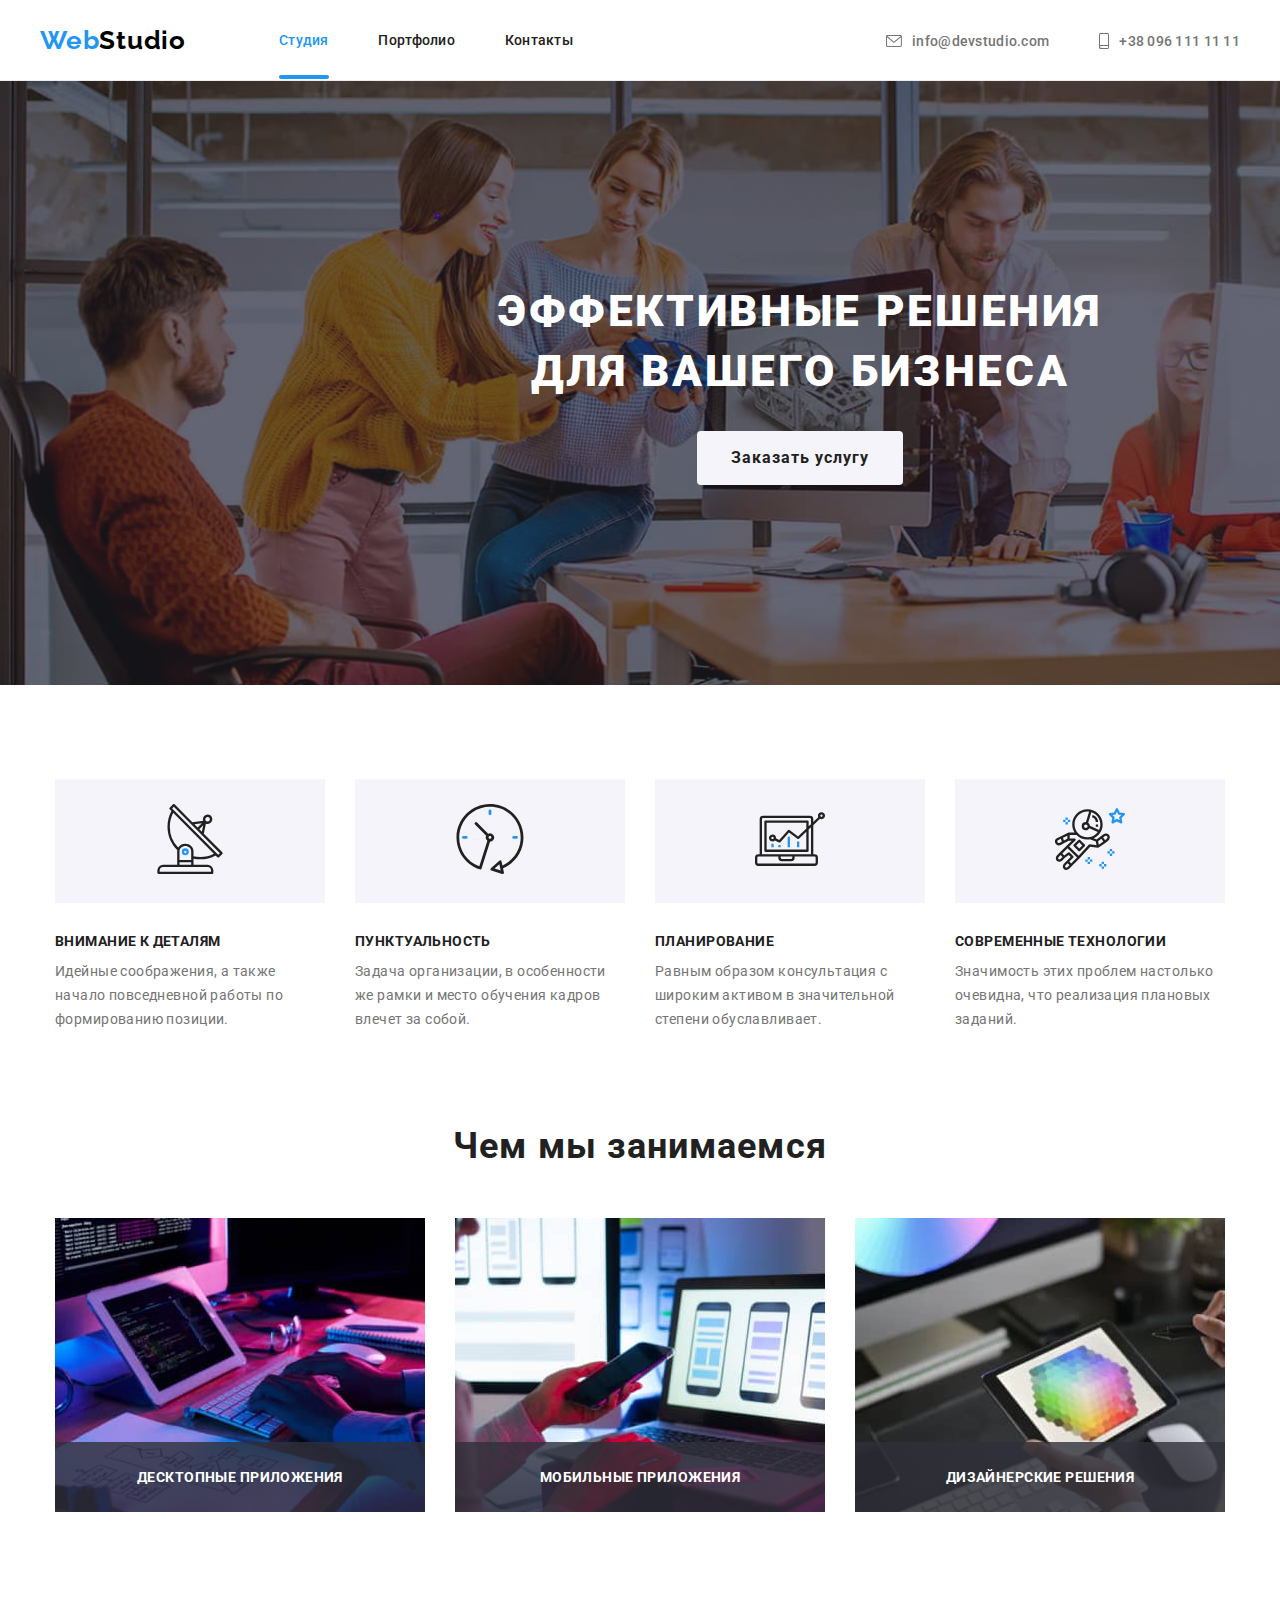
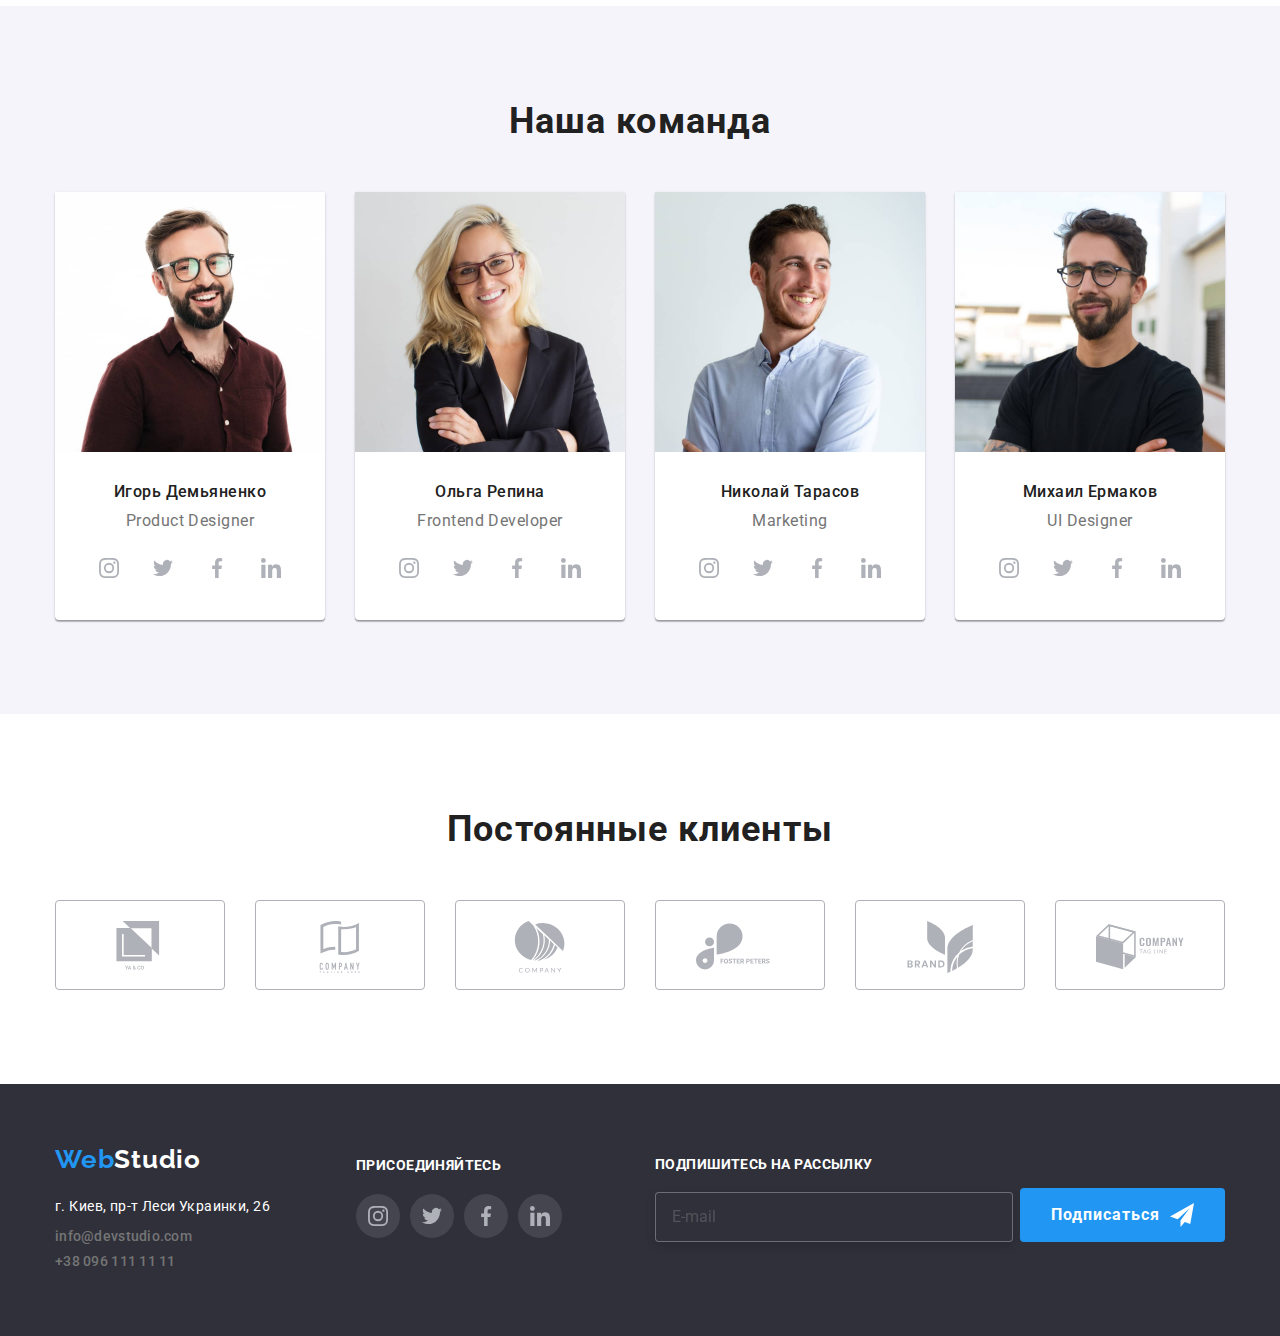
<file: index.html>
<!DOCTYPE html>
<html lang="ru">

<head>
  <meta charset="UTF-8" />
  <meta name="viewport" content="width=device-width, initial-scale=1.0" />
  <title>Вэб-студия</title>

  <!-- <link rel="stylesheet" href="./css/modern-normalize.min.css" /> -->
  <link rel="stylesheet" href="https://cdnjs.cloudflare.com/ajax/libs/modern-normalize/1.0.0/modern-normalize.min.css">
  <link rel="preconnect" href="https://fonts.gstatic.com" />
  <link href="https://fonts.googleapis.com/css2?family=Raleway:wght@700&family=Roboto:wght@400;500;700;900&display=swap"
    rel="stylesheet" />
  <link rel="stylesheet" href="./css/main.min.css" />
</head>
<!--target="_blank" rel="nofollow noreferrer"-->

<body>
  <header class="header">
    <div class="container">
      <nav class="navigation">

        <a class="link" lang="en" href="index.html" aria-label="Логотип">
          <span class="logo part1">Web</span><span class="logo part2">Studio</span>
        </a>

        <ul class="site-nav list">
          <li>
            <a class="link is-current" href="index.html">Студия</a>
          </li>
          <li>
            <a class="link" href="portfolio.html">Портфолио</a>
          </li>
          <li>
            <a class="link" href="#">Контакты</a>
          </li>
        </ul>

      </nav>
      <address>
        <a class="email link" lang="en" href="mailto:info@devstudio.com">
          <svg class="envelope" width="16" height="12">
            <use href="./images/sprite.svg#envelope"></use>
          </svg>
          info@devstudio.com
        </a>
        <a class="phone link" href="+380961111111">
          <svg class="smartphone" width="10" height="16">
            <use href="./images/sprite.svg#smartphone"></use>
          </svg>
          +38 096 111 11 11
        </a>
      </address>
    </div>
  </header>

  <main>
    <section class="hero">
      <div class="container">
        <h1 class="hero-title">
          Эффективные решения <br />для вашего бизнеса
        </h1>
        <button type="button" class="button" data-modal-open>
          Заказать услугу
        </button>
      </div>
    </section>
                  <!----- Достоинства ----->
    <section class="vertu">
      <h2 class="invisible">Достоинства</h2>

      <div class="container">
        <ul class="vertu-list list">
          <li class="vertu-item">
            <div class="icon-place">
              <svg class="icon">
                <use href="./images/sprite.svg#antenna"></use>
              </svg>
            </div>
            <h3 class="vertu-header">Внимание к деталям</h3>
            <p class="vertu-text">
              Идейные соображения, а также начало повседневной работы по
              формированию позиции.
            </p>
          </li>
          <li class="vertu-item">
            <div class="icon-place">
              <svg class="icon">
                <use href="./images/sprite.svg#clock"></use>
              </svg>
            </div>
            <h3 class="vertu-header">Пунктуальность</h3>
            <p class="vertu-text">
              Задача организации, в особенности же рамки и место обучения
              кадров влечет за собой.
            </p>
          </li>
          <li class="vertu-item">
            <div class="icon-place">
              <svg class="icon">
                <use href="./images/sprite.svg#diagram"></use>
              </svg>
            </div>
            <h3 class="vertu-header">Планирование</h3>
            <p class="vertu-text">
              Равным образом консультация с широким активом в значительной
              степени обуславливает.
            </p>
          </li>
          <li class="vertu-item">
            <div class="icon-place">
              <svg class="icon">
                <use href="./images/sprite.svg#astronaut"></use>
              </svg>
            </div>
            <h3 class="vertu-header">Современные технологии</h3>
            <p class="vertu-text">
              Значимость этих проблем настолько очевидна, что реализация
              плановых заданий.
            </p>
          </li>
        </ul>
      </div>
    </section>
                      <!----- Направления деятельности ----->
    <section class="direction">
      <div class="container">
        <h2 class="direction-title">Чем мы занимаемся</h2>
        <ul class="direction-list list">
          <li class="thumb">
            <img src="images/box-1.jpg" alt="Программист за работой" width="370" height="294" />
            <p class="moir-content">Десктопные приложения</p>
          </li>
          <li class="thumb">
            <img src="images/box-2.jpg" alt="Дизайнер за работой" width="370" height="294" />
            <p class="moir-content">Мобильные приложения</p>
          </li>
          <li class="thumb">
            <img src="images/box-3.jpg" alt="Дизайнер выбирает колор" width="370" height="294" />
            <p class="moir-content">Дизайнерские решения</p>
          </li>
        </ul>
      </div>
    </section>
                          <!----- Команда ----->
    <section class="team">
      <div class="container">
        <h2 class="team-header">Наша команда</h2>
        <ul class="team-list list">
          <li class="team-item">
            <img src="images/img-1.jpg" alt="Игорь" width="270" height="260" />
            <h3 class="team-name">Игорь Демьяненко</h3>
            <p class="team-spec">Product Designer</p>
            <ul class="soc-links list">
              <li  >
                <a class="soc-list-link" href="https://www.instagram.com" target="_blank" rel="nofollow noreferrer">
                  <svg class="soc-icon">
                    <use href="./images/sprite.svg#instagram1"></use>
                  </svg>
                </a>
              </li>
              <li >
                <a class="soc-list-link" href="https://twitter.com" target="_blank" rel="nofollow noreferrer">
                  <svg class="soc-icon">
                    <use href="./images/sprite.svg#twitter1"></use>
                  </svg>
                </a>
              </li>
              <li >
                <a class="soc-list-link" href="https://www.facebook.com" target="_blank" rel="nofollow noreferrer">
                  <svg class="soc-icon">
                    <use href="./images/sprite.svg#facebook1"></use>
                  </svg>
                </a>
              </li>
              <li >
                <a class="soc-list-link" href="https://www.linkedin.com" target="_blank" rel="nofollow noreferrer">
                  <svg class="soc-icon">
                    <use href="./images/sprite.svg#linkedin1"></use>
                  </svg>
                </a>
              </li>
            </ul>
          </li>
          <li class="team-item">
            <img src="images/img-2.jpg" alt="Ольга" width="270" height="260" />
            <h3 class="team-name">Ольга Репина</h3>
            <p class="team-spec">Frontend Developer</p>
            <ul class="soc-links list">
              <li >
                <a class="soc-list-link" href="https://www.instagram.com" target="_blank" rel="nofollow noreferrer">
                  <svg class="soc-icon">
                    <use href="./images/sprite.svg#instagram1"></use>
                  </svg>
                </a>
              </li>
              <li >
                <a class="soc-list-link" href="https://twitter.com" target="_blank">
                  <svg class="soc-icon">
                    <use href="./images/sprite.svg#twitter1"></use>
                  </svg>
                </a>
              </li>
              <li >
                <a class="soc-list-link" href="https://www.facebook.com" target="_blank" rel="nofollow noreferrer">
                  <svg class="soc-icon">
                    <use href="./images/sprite.svg#facebook1"></use>
                  </svg>
                </a>
              </li>
              <li >
                <a class="soc-list-link" href="https://www.linkedin.com" target="_blank" rel="nofollow noreferrer">
                  <svg class="soc-icon">
                    <use href="./images/sprite.svg#linkedin1"></use>
                  </svg>
                </a>
              </li>
            </ul>
          </li>
          <li class="team-item">
            <img src="images/img-3.jpg" alt="Николай" width="270" height="260" />
            <h3 class="team-name">Николай Тарасов</h3>
            <p class="team-spec">Marketing</p>
            <ul class="soc-links list">
              <li >
                <a class="soc-list-link" href="https://www.instagram.com" target="_blank" rel="nofollow noreferrer">
                  <svg class="soc-icon">
                    <use href="./images/sprite.svg#instagram1"></use>
                  </svg>
                </a>
              </li>
              <li >
                <a class="soc-list-link" href="https://twitter.com" target="_blank" rel="nofollow noreferrer">
                  <svg class="soc-icon">
                    <use href="./images/sprite.svg#twitter1"></use>
                  </svg>
                </a>
              </li>
              <li >
                <a class="soc-list-link" href="https://www.facebook.com" target="_blank" rel="nofollow noreferrer">
                  <svg class="soc-icon">
                    <use href="./images/sprite.svg#facebook1"></use>
                  </svg>
                </a>
              </li>
              <li >
                <a class="soc-list-link" href="https://www.linkedin.com" target="_blank" rel="nofollow noreferrer">
                  <svg class="soc-icon">
                    <use href="./images/sprite.svg#linkedin1"></use>
                  </svg>
                </a>
              </li>
            </ul>
          </li>
          <li class="team-item">
            <img src="images/img-4.jpg" alt="Михаил" width="270" height="260" />
            <h3 class="team-name">Михаил Ермаков</h3>
            <p class="team-spec">UI Designer</p>
            <ul class="soc-links list">
              <li >
                <a class="soc-list-link" href="https://www.instagram.com" target="_blank" rel="nofollow noreferrer">
                  <svg class="soc-icon">
                    <use href="./images/sprite.svg#instagram1"></use>
                  </svg>
                </a>
              </li>
              <li >
                <a class="soc-list-link" href="https://twitter.com" target="_blank" rel="nofollow noreferrer">
                  <svg class="soc-icon">
                    <use href="./images/sprite.svg#twitter1"></use>
                  </svg>
                </a>
              </li>
              <li >
                <a class="soc-list-link" href="https://www.facebook.com" target="_blank" rel="nofollow noreferrer">
                  <svg class="soc-icon">
                    <use href="./images/sprite.svg#facebook1"></use>
                  </svg>
                </a>
              </li>
              <li >
                <a class="soc-list-link" href="https://www.linkedin.com" target="_blank" rel="nofollow noreferrer">
                  <svg class="soc-icon">
                    <use href="./images/sprite.svg#linkedin1"></use>
                  </svg>
                </a>
              </li>
            </ul>
          </li>
        </ul>
      </div>
    </section>
                        <!--Постоянные клиенты-->
    <section class="clients">
      <div class="container">
        <h2 class="clients-header">Постоянные клиенты</h2>
        <ul class="clients-list">
          <li>
            <a class="client-link" href="/"><!-- 44x49 -->
              <svg class="client-icon">
                <use href="./images/sprite.svg#logo1"></use>
              </svg>
            </a>
          </li>
          <li>
            <a class="client-link" href="/"><!-- 40x52 -->
              <svg class="client-icon">
                <use href="./images/sprite.svg#logo2"></use>
              </svg>
            </a>
          </li>
          <li>
            <a class="client-link" href="/"><!-- 41x43 -->
              <svg class="client-icon">
                <use href="./images/sprite.svg#logo3"></use>
              </svg>
            </a>
          </li>
          <li>
            <a class="client-link" href="/"><!-- 80x42 -->
              <svg class="client-icon">
                <use href="./images/sprite.svg#logo4"></use>
              </svg>
            </a>
          </li>
          <li>
            <a class="client-link" href="/"><!-- 59x47 -->
              <svg class="client-icon">
                <use href="./images/sprite.svg#logo5"></use>
              </svg>
            </a>
          </li>
          <li>
            <a class="client-link" href="/"><!-- 88x45 -->
              <svg class="client-icon">
                <use href="./images/sprite.svg#logo6"></use>
              </svg>
            </a>
          </li>
        </ul>
      </div>
    </section>
  </main>

  <footer class="footer">
    <div class="container">
      <div>
        <div>
          <span class="logo part1">Web</span><span class="logo part2">Studio</span>
        </div>

        <address>
          <ul class="list">
            <li class="address-item">
              <a class="map-address link" href="https://goo.gl/maps/LiFf5QtH2XgNbK3g6" target="_blank"
                rel="nofollow noreferrer">
                г. Киев, пр-т Леси Украинки, 26
              </a>
            </li>
            <li class="address-item">
              <a class="email link" lang="en" href="mailto:info@devstudio.com">
                info@devstudio.com
              </a>
            </li>
            <li class="address-item">
              <a class="phone link" href="+380961111111">+38 096 111 11 11</a>
            </li>
          </ul>
        </address>
      </div>
      <!-- Присоединяйтесь -->
      <div class="join-box">
        <span class="join-header">присоединяйтесь</span>
        <ul class="soc-links list">
          <li >
            <a class="soc-list-link" href="https://www.instagram.com" target="_blank" rel="nofollow noreferrer">
              <svg class="soc-icon">
                <use href="./images/sprite.svg#instagram1"></use>
              </svg>
            </a>
          </li>
          <li >
            <a class="soc-list-link" href="https://twitter.com" target="_blank" rel="nofollow noreferrer">
              <svg class="soc-icon">
                <use href="./images/sprite.svg#twitter1"></use>
              </svg>
            </a>
          </li>
          <li >
            <a class="soc-list-link" href="https://www.facebook.com" target="_blank" rel="nofollow noreferrer">
              <svg class="soc-icon">
                <use href="./images/sprite.svg#facebook1"></use>
              </svg>
            </a>
          </li>
          <li >
            <a class="soc-list-link" href="https://www.linkedin.com" target="_blank" rel="nofollow noreferrer">
              <svg class="soc-icon">
                <use href="./images/sprite.svg#linkedin1"></use>
              </svg>
            </a>
          </li>
        </ul>
      </div>
      <!------------------- ПОДПИСКА -------------------->
      <form class="subscribe">
        <div class="subscribe-email">
          <label for="s-f">Подпишитесь на рассылку</label>         
          <input type="email" name="subscribe" id="s-f" placeholder="E-mail">
        </div>
        
        <button class="button">Подписаться
          <svg class="send" width="24" height="24">
            <use href="./images/sprite2.svg#send"></use>
          </svg>
        </button>
      </form>

    </div>
  </footer>
 <!----------- <div class="backdrop is-hidden" data-modal> -------->
  <div class="backdrop is-hidden" data-modal>
    <div class="modal">
      <button type="button" class="close-btn" data-modal-close>
        <svg width="11" height="11">
          <use href="./images/sprite2.svg#c"></use>
        </svg>
      </button>

      <form class="form" autocomplete="off">
        <h2>Оставьте свои данные, мы вам перезвоним</h2>
        
        <label class="form-label">
          Имя
          <div class="form-field">
            <input type="text" class="form-input" name="name" placeholder=" " />
            <!-- <span class="icon"></span> -->
            <!-- <svg class="icon" width="15" height="15"> -->
            <svg class="icon">
              <use href="./images/sprite2.svg#person"></use>
            </svg>
          </div>
        </label>
  
        <label class="form-label">
          Телефон
          <div class="form-field">
            <input type="tel" class="form-input" name="phone" placeholder=" " />
            
            <svg class="icon">
                <use href="./images/sprite2.svg#phone"></use>
            </svg>
          </div>
        </label>
  
        <label class="form-label">
          Почта
          <div class="form-field">
            <input type="email" class="form-input" name="mail" placeholder=" " />
            <svg class="icon">
              <use href="./images/sprite2.svg#fenvelop"></use>
            </svg>
          </div>
        </label>
  
        <label class="form-label">
          Комментарий
          <div class="form-field">
            <textarea class="message" 
              rows="5"
              name="message"
              placeholder="Введите текст"
            ></textarea>
          </div>
        </label>
        
        <label class="accept"><!-- class="accept-input"> --><!-- visually-hidden-->
          <input             
            type="checkbox" 
            name="accept" 
            value="accept"
            class="accept-input invisible">
          <span class="custom-check-box"></span>
          <span>
            Соглашаюсь с рассылкой и принимаю 
            <a href="#">Условия договора</a>
          </span>
        </label>
  
        <button class="button">Отправить</button>

      </form>

    </div>
  </div>
  <script src="js/modal.js"></script>
  <!-- Скрипт (внизу) выводит в консоль результат ввода в форму class="form" (здесь '.form')  -->
  <script>
    (() => {
      document
        .querySelector('.form')
        .addEventListener('submit', e => {
          e.preventDefault()
          new FormData(e.currentTarget).forEach((value, name) =>
            console.log(`${name}:${value}`),
          );
          // e.currentTarget.reset();
        });
    })();
  </script>
</body>

</html>
</file>
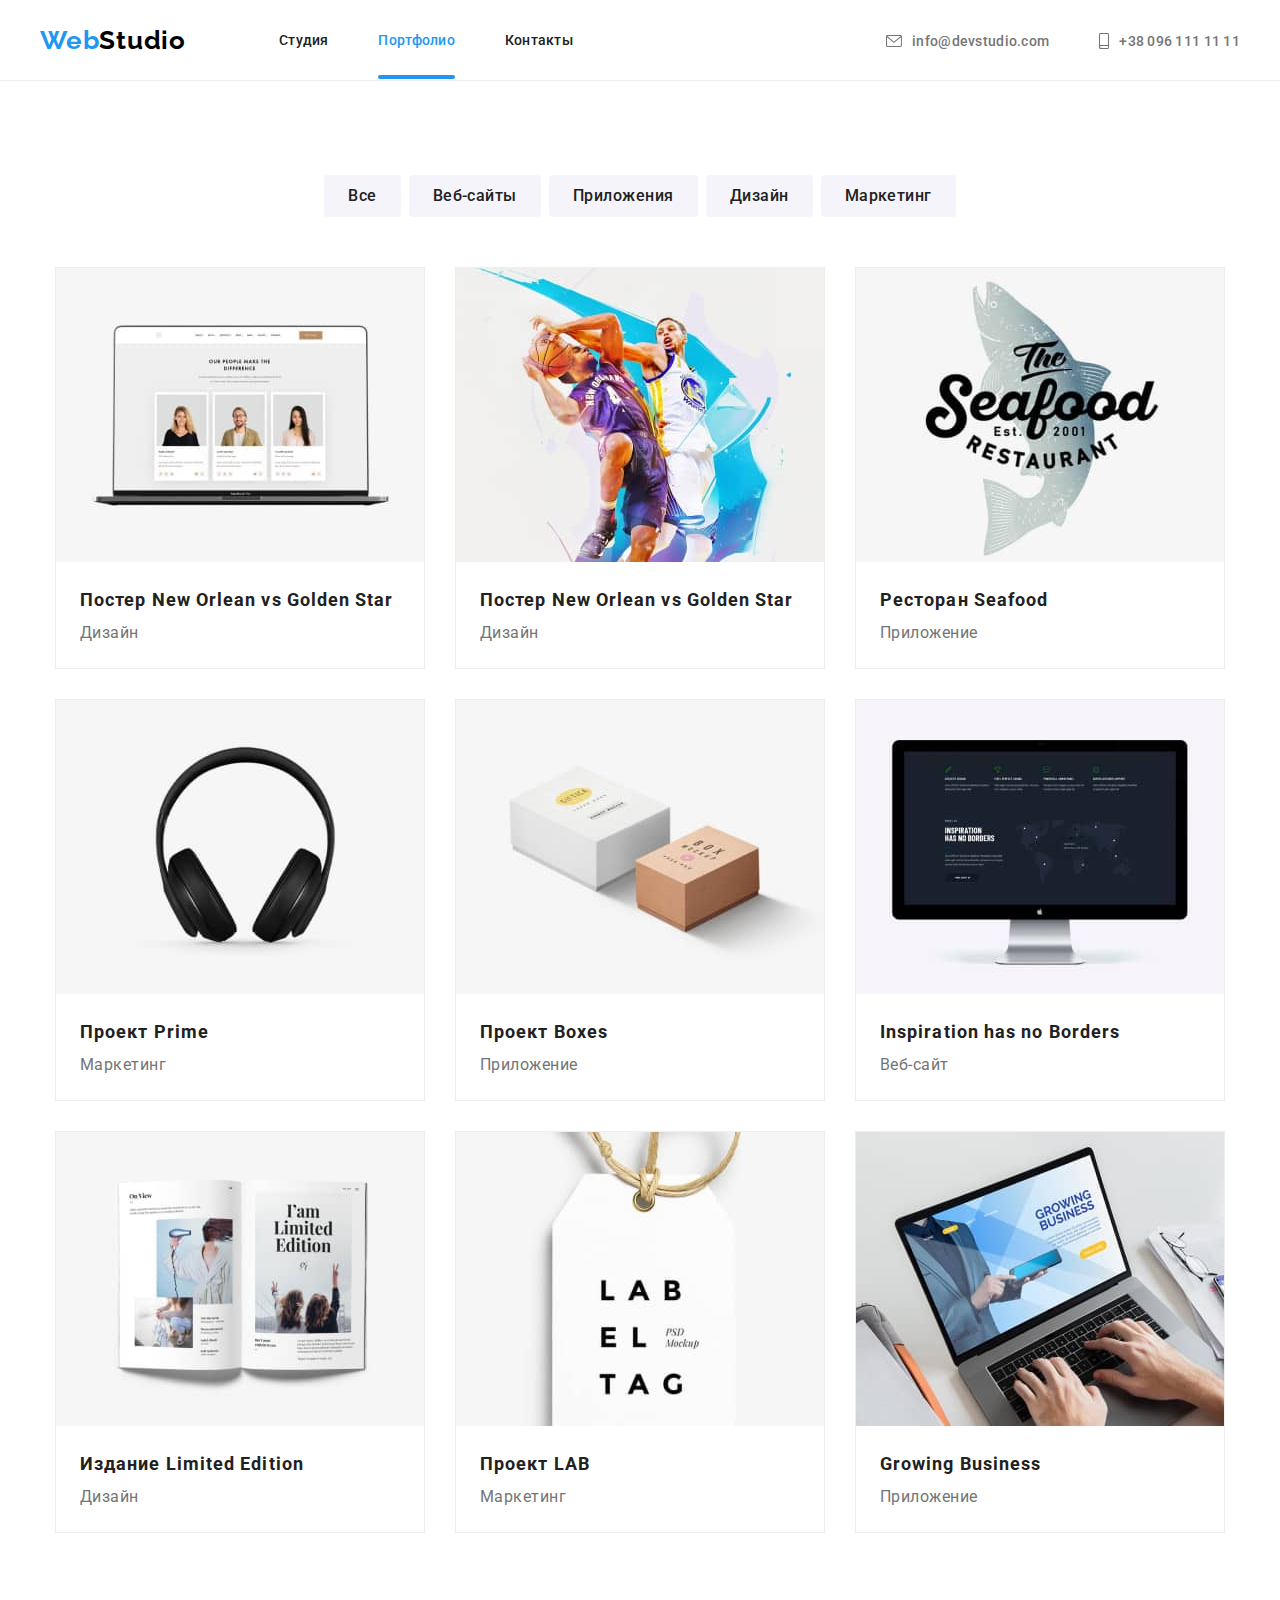
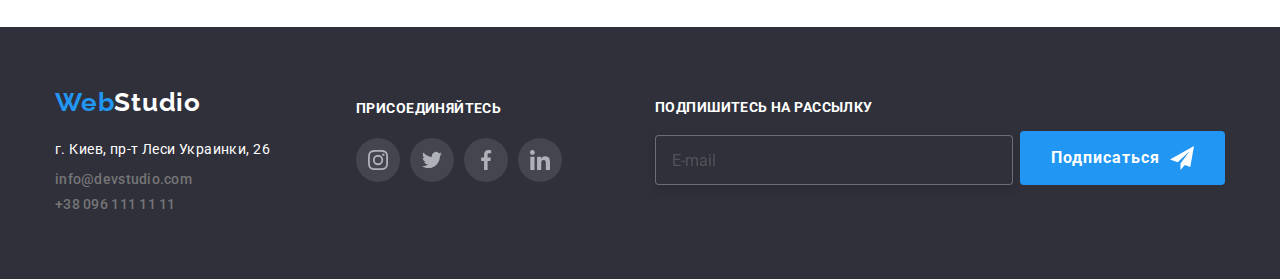
<file: portfolio.html>
<!DOCTYPE html>
<html lang="en">
  <head>
    <meta charset="UTF-8" />
    <meta name="viewport" content="width=device-width, initial-scale=1.0" />
    <title>Portfolio</title>
    <link rel="stylesheet" href="https://cdnjs.cloudflare.com/ajax/libs/modern-normalize/1.0.0/modern-normalize.min.css" />
    <link rel="preconnect" href="https://fonts.gstatic.com" />
    <link
      href="https://fonts.googleapis.com/css2?family=Raleway:wght@700&family=Roboto:wght@400;500;700;900&display=swap"
      rel="stylesheet"
    />
    <link rel="stylesheet" href="./css/main.min.css"/>    
  </head>
  <body>
    <header class="header">
      <div class="container">

        <nav class="navigation">
          <a class="link" lang="en" href="index.html" aria-label="Логотип">
            <span class="logo part1">Web</span><span class="logo part2">Studio</span>
          </a>

          <ul class="site-nav list">
            <li>
              <a class="link" href="index.html">Студия</a>
            </li>
            <li>
              <a class="link is-current" href="portfolio.html">Портфолио</a>
            </li>
            <li>
              <a class="link" href="#">Контакты</a>
            </li>
          </ul>
        </nav>

        <address>
          <a class="email link" lang="en" href="mailto:info@devstudio.com">
            <svg class="envelope" width="16" height="12">
              <use href="./images/sprite.svg#envelope"></use>
            </svg>
            info@devstudio.com
          </a>
          <a class="phone link" href="+380961111111">
            <svg class="smartphone" width="10" height="16">
              <use href="./images/sprite.svg#smartphone"></use>
            </svg>
            +38 096 111 11 11
          </a>
        </address>

      </div>
    </header>
              <!----- Собственно портфолио ----->
    <main>
      <section class="portfolio-hero">
        <div class="container">
          <h1 class="invisible">Наши проекты</h1>
                  <!-- Кнопки фильтрации -->
          <ul class="filter-buttons list">
            <li class="filter-item">
              <button class="button">Все</button>
            </li>
            <li class="filter-item">
              <button class="button">Веб-сайты</button>
            </li>
            <li class="filter-item">
              <button class="button">Приложения</button>
            </li>
            <li class="filter-item">
              <button class="button">Дизайн</button>
            </li>
            <li class="filter-item">
              <button class="button">Маркетинг</button>
            </li>
          </ul>
                <!----- Карточки ---  -->
          <ul class="portfolio-items list">

            <li class="portfolio-item">
              <a class="portfolio-link" href="/">
                <div class="card-thumb">
                  <img src="images/portf-img1.jpg" alt="Изображение сайта" />
                  <p class="slide">
                    Технокряк это современная площадка распространения
                    коронавируса. Компании используют эту платформу для
                    цифрового шпионажа и атак на защищённые сервера конкурентов.
                  </p>
                </div>
                <div class="discription">
                  <h2 class="portfolio-name">
                    Постер New Orlean vs Golden Star
                  </h2>
                  <p class="theme">Дизайн</p>
                </div>
              </a>
            </li>

            <li class="portfolio-item">
              <a class="portfolio-link" href="/">
                <div class="card-thumb">
                  <img src="images/portf-img2.jpg" alt="Изображение сайта" />
                  <p class="slide">
                    Технокряк это современная площадка распространения
                    коронавируса. Компании используют эту платформу для
                    цифрового шпионажа и атак на защищённые сервера конкурентов.
                  </p>
                </div>
                <div class="discription">
                  <h2 class="portfolio-name">
                    Постер New Orlean vs Golden Star
                  </h2>
                  <p class="theme">Дизайн</p>
                </div>
              </a>
            </li>

            <li class="portfolio-item">
              <a class="portfolio-link" href="/">
                <div class="card-thumb">
                  <img src="images/portf-img3.jpg" alt="Изображение сайта" />
                  <p class="slide">
                    Технокряк это современная площадка распространения
                    коронавируса. Компании используют эту платформу для
                    цифрового шпионажа и атак на защищённые сервера конкурентов.
                  </p>
                </div>
                <div class="discription">
                  <h2 class="portfolio-name">Ресторан Seafood</h2>
                  <p class="theme">Приложение</p>
                </div>
              </a>
            </li>

            <li class="portfolio-item">
              <a class="portfolio-link" href="/">
                <div class="card-thumb">
                  <img src="images/portf-img4.jpg" alt="Изображение сайта" />
                  <p class="slide">
                    Технокряк это современная площадка распространения
                    коронавируса. Компании используют эту платформу для
                    цифрового шпионажа и атак на защищённые сервера конкурентов.
                  </p>
                </div>
                <div class="discription">
                  <h2 class="portfolio-name">Проект Prime</h2>
                  <p class="theme">Маркетинг</p>
                </div>
              </a>
            </li>

            <li class="portfolio-item">
              <a class="portfolio-link" href="/">
                <div class="card-thumb">
                  <img src="images/portf-img5.jpg" alt="Изображение сайта" />
                  <p class="slide">
                    Технокряк это современная площадка распространения
                    коронавируса. Компании используют эту платформу для
                    цифрового шпионажа и атак на защищённые сервера конкурентов.
                  </p>
                </div>
                <div class="discription">
                  <h2 class="portfolio-name">Проект Boxes</h2>
                  <p class="theme">Приложение</p>
                </div>
              </a>
            </li>

            <li class="portfolio-item">
              <a class="portfolio-link" href="/">
                <div class="card-thumb">
                  <img src="images/portf-img6.jpg" alt="Изображение сайта" />
                  <p class="slide">
                    Технокряк это современная площадка распространения
                    коронавируса. Компании используют эту платформу для
                    цифрового шпионажа и атак на защищённые сервера конкурентов.
                  </p>
                </div>
                <div class="discription">
                  <h2 class="portfolio-name">Inspiration has no Borders</h2>
                  <p class="theme">Веб-сайт</p>
                </div>
              </a>
            </li>

            <li class="portfolio-item">
              <a class="portfolio-link" href="/">
                <div class="card-thumb">
                  <img src="images/portf-img7.jpg" alt="Изображение сайта" />
                  <p class="slide">
                    Технокряк это современная площадка распространения
                    коронавируса. Компании используют эту платформу для
                    цифрового шпионажа и атак на защищённые сервера конкурентов.
                  </p>
                </div>
                <div class="discription">
                  <h2 class="portfolio-name">Издание Limited Edition</h2>
                  <p class="theme">Дизайн</p>
                </div>
              </a>
            </li>

            <li class="portfolio-item">
              <a class="portfolio-link" href="/">
                <div class="card-thumb">
                  <img src="images/portf-img8.jpg" alt="Изображение сайта" />
                  <p class="slide">
                    Технокряк это современная площадка распространения
                    коронавируса. Компании используют эту платформу для
                    цифрового шпионажа и атак на защищённые сервера конкурентов.
                  </p>  
                </div>
                <div class="discription">
                  <h2 class="portfolio-name">Проект LAB</h2>
                  <p class="theme">Маркетинг</p>
                </div>
              </a>
            </li>

            <li class="portfolio-item">
              <a class="portfolio-link" href="/">
                <div class="card-thumb">
                <img
                  src="images/portf-img9.jpg"
                  alt="Изображение заглавной станицы сайта"
                />
                <p class="slide">
                  Технокряк это современная площадка распространения
                  коронавируса. Компании используют эту платформу для
                  цифрового шпионажа и атак на защищённые сервера конкурентов.
                </p>
              </div>
                <div class="discription">
                  <h2 class="portfolio-name">Growing Business</h2>
                  <p class="theme">Приложение</p>
                </div>
              </a>
            </li>

          </ul>
        </div>
      </section>
    </main>

    <footer class="footer">
      <div class="container">
        <div>
          <div>
            <span class="logo part1">Web</span><span class="logo part2">Studio</span>
          </div>

          <address>
            <ul class="list">
              <li class="address-item">
                <a
                  class="map-address link"
                  href="https://goo.gl/maps/LiFf5QtH2XgNbK3g6"
                  target="_blank"
                  rel="nofollow noreferrer"
                >
                  г. Киев, пр-т Леси Украинки, 26
                </a>
              </li>
              <li class="address-item">
                <a
                  class="email link"
                  lang="en"
                  href="mailto:info@devstudio.com"
                >
                  info@devstudio.com
                </a>
              </li>
              <li class="address-item">
                <a class="phone link" href="+380961111111">+38 096 111 11 11</a>
              </li>
            </ul>
          </address>
        </div>
                        <!--- Присоединяйтесь --->
        <div class="join-box">
          <span class="join-header">присоединяйтесь</span>
          <ul class="soc-links list">
            <li>
              <a class="soc-list-link" href="https://www.instagram.com" target="_blank" rel="nofollow noreferrer">
                <svg class="soc-icon">
                  <use href="./images/sprite.svg#instagram1"></use>
                </svg>
              </a>
            </li>
            <li>
              <a class="soc-list-link" href="https://twitter.com" target="_blank" rel="nofollow noreferrer">
                <svg class="soc-icon">
                  <use href="./images/sprite.svg#twitter1"></use>
                </svg>
              </a>
            </li>
            <li>
              <a class="soc-list-link" href="https://www.facebook.com" target="_blank" rel="nofollow noreferrer">
                <svg class="soc-icon">
                  <use href="./images/sprite.svg#facebook1"></use>
                </svg>
              </a>
            </li>
            <li>
              <a class="soc-list-link" href="https://www.linkedin.com" target="_blank" rel="nofollow noreferrer">
                <svg class="soc-icon">
                  <use href="./images/sprite.svg#linkedin1"></use>
                </svg>
              </a>
            </li>
          </ul>
        </div>
        <!------------------- ПОДПИСКА -------------------->
      <form class="subscribe">
        <div class="subscribe-email">
          <label for="s-f">Подпишитесь на рассылку</label>         
          <input type="email" name="subscribe" id="s-f" placeholder="E-mail">
        </div>
        
        <button class="button">Подписаться
          <svg class="send" width="24" height="24">
            <use href="./images/sprite2.svg#send"></use>
          </svg>
        </button>
      </form>

      </footer>
  </body>
</html>
</file>
<file: css/main.min.css>
:root{--primary-text-color: #757575;--title-text-color: #212121;--accent-color: #2196f3;--cubic: cubic-bezier(0.4, 0, 0.2, 1);--t-cubic: 250ms cubic-bezier(0.4, 0, 0.2, 1)}body{font-family:Roboto}img{display:block}h1,h2,h3,h4,h5,h6{margin:0}p{margin:0}ul,ol{margin:0;padding:0}address{font-style:normal}.container{width:1200px;padding:0 15px;margin:0 auto}.direction-title,.team-header,.clients-header{font-weight:bold;font-size:36px;line-height:1.17;text-align:center;letter-spacing:0.03em;color:var(--title-text-color)}.logo{font-family:Raleway, sans-serif;font-weight:bold;font-size:26px;line-height:calc(31/26);letter-spacing:0.03em}.part1{color:var(--accent-color)}.part2{color:#000000}.button{display:flex;align-items:center;padding:10px 32px;font-weight:700;font-size:16px;line-height:calc(30 / 16);text-align:center;letter-spacing:0.06em;color:var(--title-text-color);background:#f5f4fa;border-color:transparent;border-radius:4px;cursor:pointer;transition:all var(--t-cubic)}.button:hover,.button:focus{color:#fff;background-color:var(--accent-color);box-shadow:0px 3px 1px rgba(0,0,0,0.1),0px 1px 2px rgba(0,0,0,0.08),0px 2px 2px rgba(0,0,0,0.12);border-radius:4px}.list{list-style:none}.link{text-decoration:none}.invisible{position:absolute;width:1px;height:1px;margin:-1px;border:0;padding:0;white-space:nowrap;clip-path:inset(100%);clip:rect(0 0 0 0);overflow:hidden}.navigation{display:flex;align-items:center}.header::after{content:"";width:1600px;height:1px;background-color:#ececec;display:block;margin:0 auto auto}.header .container{display:flex;align-items:center;padding:25px 0 24px}.site-nav{display:flex;align-items:center;margin-left:93px;min-width:294px;justify-content:space-between}.site-nav .link{padding:31px 0;position:relative;font-weight:500;font-size:14px;line-height:1.14;letter-spacing:0.02em;color:var(--title-text-color);transition:color var(--t-cubic)}.link.is-current{color:var(--accent-color)}.link.is-current::after{content:"";position:absolute;bottom:0;left:0;display:block;width:100%;height:4px;border-radius:2px;background-color:var(--accent-color)}.email,.phone{display:flex;align-items:center;font-weight:500;font-size:14px;line-height:calc(16/14);letter-spacing:0.02em;color:var(--primary-text-color);transition:color var(--t-cubic)}.envelope,.smartphone{margin-right:10px;fill:var(--primary-text-color);transition:fill var(--t-cubic)}.header .email{margin-right:50px}.header address{display:flex;margin-left:auto}.site-nav .link:hover,.site-nav .link:focus,.email:hover,.email:focus,.phone:hover,.phone:focus,.map-address:hover,.map-address:focus{color:var(--accent-color)}.email:hover .envelope,.phone:hover .smartphone{fill:var(--accent-color)}.hero{width:1600px;margin:0 auto 0 auto;background-image:linear-gradient(rgba(47,48,58,0.4), rgba(47,48,58,0.4)),url(../images/img.jpg);background-repeat:no-repeat;background-size:cover;padding:200px 0 200px}.hero .container{display:flex;align-items:center;flex-direction:column;justify-content:center}.hero-title{width:696px;font-weight:900;font-size:44px;line-height:calc(60 / 44);text-align:center;letter-spacing:0.06em;text-transform:uppercase;color:#ffffff}.hero .button{margin-top:30px}.vertu{padding:94px 0}.vertu-list{display:flex}.vertu-header{margin-top:30px;font-weight:bold;font-size:14px;line-height:calc(16 / 14);letter-spacing:0.03em;text-transform:uppercase;color:var(--title-text-color)}.vertu-text{margin-top:10px;font-weight:normal;font-size:14px;line-height:calc(24 / 14);letter-spacing:0.03em;color:var(--primary-text-color)}.vertu-item{width:270px}.vertu-item:not(:last-child){margin-right:30px}.vertu .icon{margin:25px 100px;width:70px;height:70px}.icon-place{background-color:#f5f4fa}.direction{margin:0 0 94px}.direction-list{margin-top:50px;display:flex;justify-content:space-between}.thumb{position:relative;height:294px;background-color:#fff}.moir-content{position:absolute;bottom:0;left:0;width:100%;background:rgba(47,48,58,0.8);padding:27px;font-weight:bold;font-size:14px;line-height:calc(16 / 14);text-align:center;letter-spacing:0.03em;text-transform:uppercase;color:#ffffff}.team{background-color:#f5f4fa;padding:94px 0}.team-list{display:flex;justify-content:space-between}.team-header{padding-bottom:50px}.team-item{width:270px;background-color:#fff;box-shadow:0px 1px 3px rgba(0,0,0,0.12),0px 1px 1px rgba(0,0,0,0.14),0px 2px 1px rgba(0,0,0,0.2);border-radius:0px 0px 4px 4px}.team-name{margin-top:30px;font-weight:500;font-size:16px;line-height:calc(19 / 16);text-align:center;letter-spacing:0.03em;color:var(--title-text-color)}.team-spec{margin-top:10px;margin-bottom:16px;font-weight:normal;font-size:16px;line-height:calc(19 / 16);text-align:center;letter-spacing:0.03em;color:var(--primary-text-color)}.soc-links{display:flex;justify-content:space-between;width:206px}.team .soc-links{display:inline-flex;margin:0 0 30px 32px;fill:#afb1b8;border-radius:50%}.soc-list-link{display:flex;justify-content:center;align-items:center;width:44px;height:44px;border-radius:50%;transition:background-color var(--t-cubic)}.soc-list-link:hover,.soc-list-link:focus{background-color:var(--accent-color);transition:var(--t-cubic)}.soc-icon{width:20px;height:20px;fill:#afb1b8;transition:fill var(--t-cubic)}.soc-list-link:hover .soc-icon,.soc-list-link:focus .soc-icon{fill:#fff;transition:fill var(--t-cubic)}.clients{padding-top:94px;padding-bottom:94px}.clients-header{margin-bottom:50px}.clients-list{display:flex;justify-content:space-between;list-style:none}.client-icon{max-width:88px;max-height:52px;fill:currentColor}.client-link{display:inline-block;width:170px;height:90px;border:1px solid #afb1b8;border-radius:4px;text-align:center;padding:20px 0;color:#afb1b8;transition:color var(--t-cubic)}.client-link:hover,.client-link:focus{border:1px solid var(--accent-color);color:var(--accent-color);outline:none}.footer{padding:60px 0;background-color:#2f303a}.footer .container{display:flex}.footer address{width:231px;height:81px;display:inline-block;margin-top:20px}.map-address{font-weight:normal;font-size:14px;line-height:1.71;letter-spacing:0.03em;color:#ffffff;transition:color var(--t-cubic)}.footer .part2{color:#ffffff}.address-item .email,.address-item .phone{display:block;margin-top:9px}.join-box{width:206px;height:80px;margin-left:70px;margin-top:12px}.join-header,.subscribe label{font-weight:bold;font-size:14px;line-height:calc(16 / 14);letter-spacing:0.03em;text-transform:uppercase;color:#fff}.soc-list-link{background-color:rgba(255,255,255,0.1)}.join-box .soc-links{display:flex;justify-content:space-between;margin-top:20px;fill:#afb1b8}.subscribe{display:flex;width:570px;height:86px;margin-left:93px;margin-top:12px;align-items:flex-end;justify-content:space-between}.subscribe label{margin-bottom:20px}.subscribe-email{display:flex;flex-direction:column}.subscribe input{width:358px;height:50px;padding-left:16px;background-color:#2f303a;border:none;border:1px solid rgba(255,255,255,0.3);filter:drop-shadow(0px 4px 4px rgba(0,0,0,0.15));border-radius:4px;line-height:calc(20 / 16);color:#fff}.subscribe button{padding:29px;padding-top:10px;padding-bottom:10px;color:#fff;background-color:var(--accent-color)}.send{margin-left:10px}.portfolio-hero .container{padding-top:94px;padding-bottom:94px}.filter-buttons{display:flex;justify-content:center;padding-bottom:16px}.filter-buttons .button{padding:6px 22px;font-weight:500;line-height:calc(26 / 16);letter-spacing:0.03em}.filter-item:not(:last-child){margin-right:8px}.portfolio-items{padding-top:34px;display:flex;flex-wrap:wrap}.portfolio-item{width:370px;border:1px solid #eeeeee}.portfolio-item:not(:nth-child(3n)){margin-right:30px}.portfolio-item:not(:nth-last-child(-n+3)){margin-bottom:30px}.portfolio-item:focus-within,.portfolio-item:hover{box-shadow:0px 1px 1px rgba(0,0,0,0.12),0px 4px 4px rgba(0,0,0,0.06),1px 4px 6px rgba(0,0,0,0.16)}.portfolio-link{text-decoration:none;outline:tomato}.portfolio-link:focus .slide,.portfolio-link:hover .slide{transform:translateY(-100%)}.portfolio-name{font-weight:bold;font-size:18px;line-height:2;letter-spacing:0.06em;color:var(--title-text-color)}.theme{font-weight:normal;font-size:16px;line-height:1.88;letter-spacing:0.03em;color:var(--primary-text-color)}.discription{padding:20px 24px}.card-thumb{height:294px;overflow:hidden}.slide{top:0;left:0;width:100%;height:100%;padding:63px 24px;background-color:rgba(33,150,243,0.9);font-style:normal;font-weight:normal;font-size:18px;line-height:calc(28 / 18);letter-spacing:0.03em;color:#ffffff;transition:transform var(--t-cubic)}.backdrop{position:fixed;top:0;left:0;width:100%;height:100%;background-color:rgba(0,0,0,0.1);transition:all 500ms var(--cubic)}.backdrop.is-hidden{transition:all 500ms var(--cubic) 500ms}.backdrop.is-hidden .modal{transform:translate(-50%, -50%) scale(0);transition:transform 500ms var(--cubic) 0ms}.modal{position:absolute;top:50%;left:50%;z-index:100;transform:translate(-50%, -50%) scale(1);width:528px;min-height:581px;height:200px;padding:40px;background-color:#fff;box-shadow:0px 1px 3px rgba(0,0,0,0.12),0px 1px 1px rgba(0,0,0,0.14),0px 2px 1px rgba(0,0,0,0.2);border-radius:4px;transition:transform 250ms var(--cubic) 250ms}.close-btn{position:absolute;top:8px;right:8px;width:30px;height:30px;background-color:#fff;border:1px solid rgba(0,0,0,0.1);border-radius:50%;cursor:pointer;outline:none}.is-hidden{opacity:0;visibility:hidden;pointer-events:none}.close-btn:hover{fill:var(--accent-color)}.form h2{margin-bottom:12px;font-weight:bold;font-size:20px;line-height:calc(23 / 20);letter-spacing:0.03em;color:#212121;text-align:center}.form .icon{position:absolute;top:50%;left:15px;transform:translateY(-50%);display:inline-block;width:15px;height:15px;transition:fill var(--t-cubic)}.form-field{position:relative;display:block;margin-bottom:20px}.form-field:focus-within>.icon{fill:var(--accent-color)}.form-field:focus-within>.form-input{outline:none;border:1px solid var(--accent-color)}.form-label{font-weight:normal;font-size:12px;line-height:CALC(14/12);letter-spacing:0.01em;color:#757575}.form-input{width:100%;margin:0;padding:12px 0 12px 42px;border-radius:3px;border:1px solid rgba(33,33,33,0.2);transition:border-color var(--t-cubic)}.message{resize:none;width:100%;padding:12px 16px;border:1px solid rgba(33,33,33,0.2);border-radius:4px;transition:border-color var(--t-cubic)}.message:focus-within{outline:none;border:1px solid var(--accent-color);border-radius:4px}.accept{display:block;text-align:center;margin-left:auto;margin-right:auto}.accept span{font-size:14px;line-height:calc(24 / 14);color:#757575;vertical-align:middle}.accept a{text-decoration:none;color:var(--accent-color);border-bottom:1px solid var(--accent-color)}.custom-check-box{display:inline-block;width:16px;height:15px;background-image:url("../images/box.svg")}.accept-input:checked+.custom-check-box{border-color:transparent;background-color:var(--accent-color);background-image:url("../images/mark.svg");background-size:contain;background-origin:border-box}.subscribe input::placeholder{color:rgba(117,117,117,0.5)}.form button{padding:10px 55px;margin:30px auto 0;color:#fff;background-color:var(--accent-color)}
/*# sourceMappingURL=main.min.css.map */
</file>
